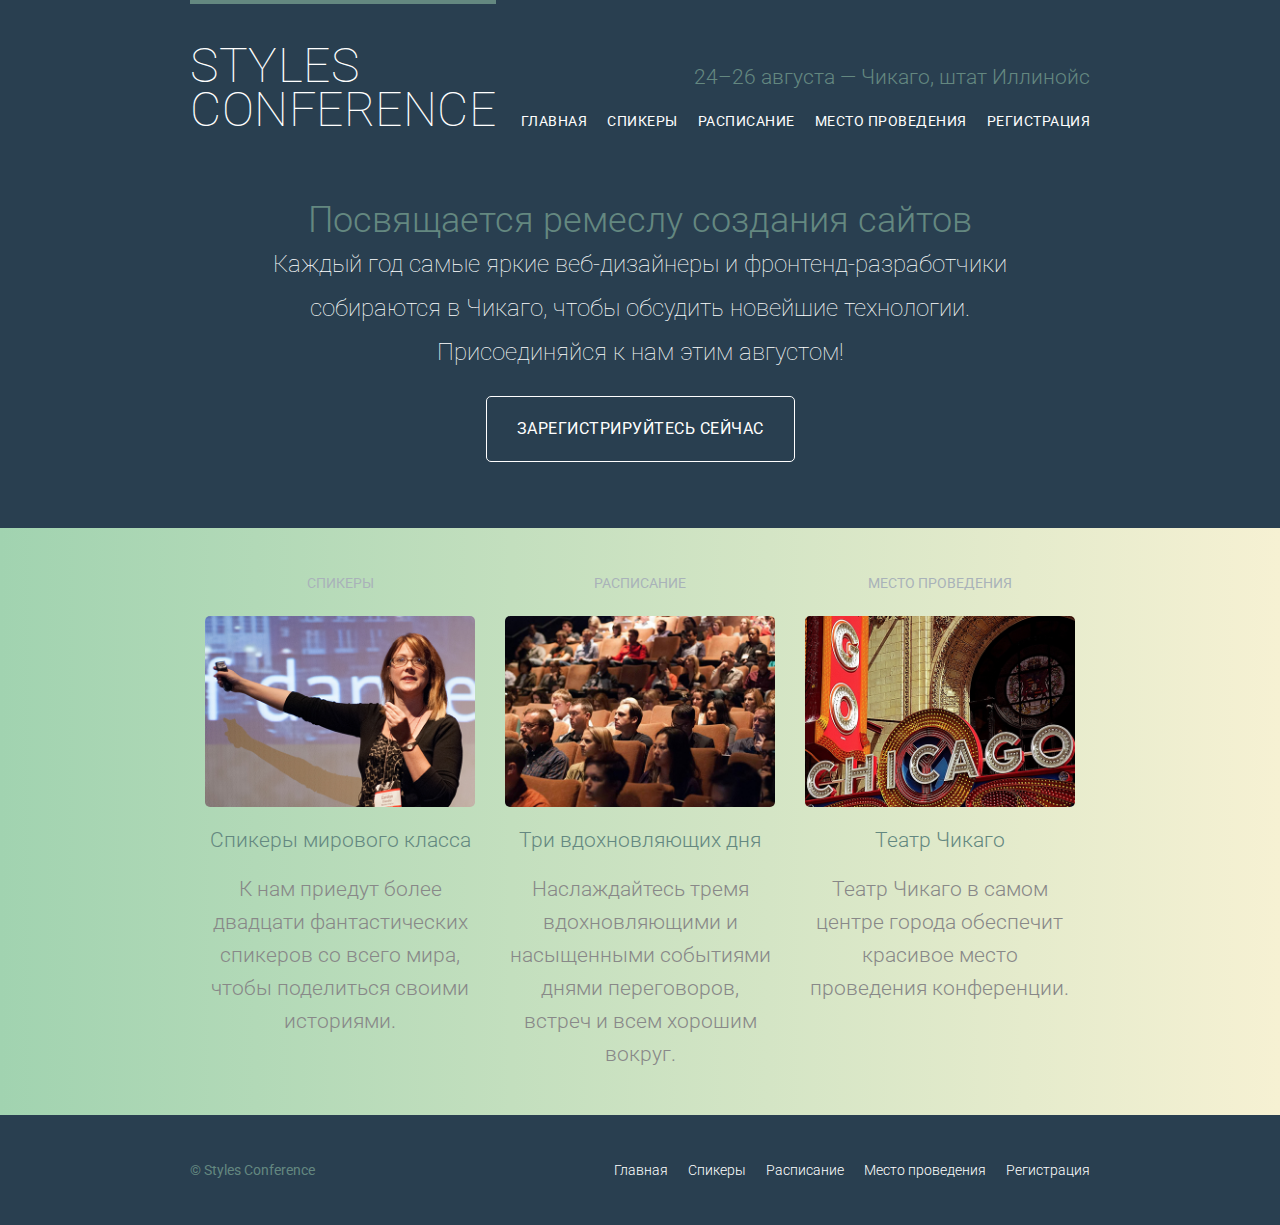
<file: Conference/index.html>
<!DOCTYPE html>
<html lang="ru">

  <head>
    <meta charset="utf-8">
    <title>Conference</title>
    <link rel="stylesheet" href="style.css">
    <link rel="stylesheet" href="https://fonts.googleapis.com/css?family=Roboto:400,300,100&amp;subset=cyrillic,latin">
  </head>
  <body>

    <header class="primary-header container group">
      <h1 class="logo">
        <a href="index.html">Styles <br> Conference</a>
      </h1>
    
      <h3 class="tagline">24–26 августа — Чикаго, штат Иллинойс</h3>
      
      <nav class="nav primary-nav">
        <ul>
          <li><a href="index.html">Главная</a></li><!--
          --><li><a href="speakers.html">Спикеры</a></li><!--
          --><li><a href="schedule.html">Расписание</a></li><!--
          --><li><a href="venue.html">Место проведения</a></li><!--
          --><li><a href="register.html">Регистрация</a></li>
        </ul>
      </nav>
    </header>
    
    <section class="hero container">
      <h2>Посвящается ремеслу создания сайтов</h2>
      <p>Каждый год самые яркие веб-дизайнеры и фронтенд-разработчики собираются в Чикаго, 
         чтобы обсудить новейшие технологии. Присоединяйся к нам этим августом!</p>
       
      <a class="btn btn-alt" href="register.html">Зарегистрируйтесь сейчас</a>
    </section>
    
      <section class="row-alt">
        <div class="lead container">
          <!-- Спикеры -->
    
          <section class="teaser col-1-3">
            <h5>Спикеры</h5>
            <a href="speakers.html">
              <img src="images/home/speakers.jpg" alt="Профессиональные спикеры">
              <h3>Спикеры мирового класса</h3>
            </a>
            <p>К нам приедут более двадцати фантастических спикеров со всего мира, чтобы поделиться своими историями.</p>
          </section><!--
    
          Расписание
    
          --><section class="teaser col-1-3">
              <h5>Расписание</h5>
              <a href="schedule.html">
                <img src="images/home/schedule.jpg" alt="Три вдохновляющих дня">
                <h3>Три вдохновляющих дня</h3>
              </a>
            <p>Наслаждайтесь тремя вдохновляющими и насыщенными событиями днями переговоров, встреч и всем хорошим вокруг.</p>
          </section><!--
    
          Место проведения
    
          --><section class="teaser col-1-3">
              <h5>Место проведения</h5>
              <a href="venue.html">
                <img src="images/home/venue.jpg" alt="Tеатр Чикаго">
                <h3>Театр Чикаго</h3>
              </a>
            <p>Театр Чикаго в самом центре города обеспечит красивое место проведения конференции.</p>
          </section>
        </div>
      </section> 
    
    <footer class="primary-footer container group">
      <small>© Styles Conference</small>
      <nav class="nav">
        <ul>
          <li><a href="index.html">Главная</a></li><!--
          --><li><a href="speakers.html">Спикеры</a></li><!--
          --><li><a href="schedule.html">Расписание</a></li><!--
          --><li><a href="venue.html">Место проведения</a></li><!--
          --><li><a href="register.html">Регистрация</a></li>
        </ul>
      </nav>
     
  </body>
  
</html>
</file>
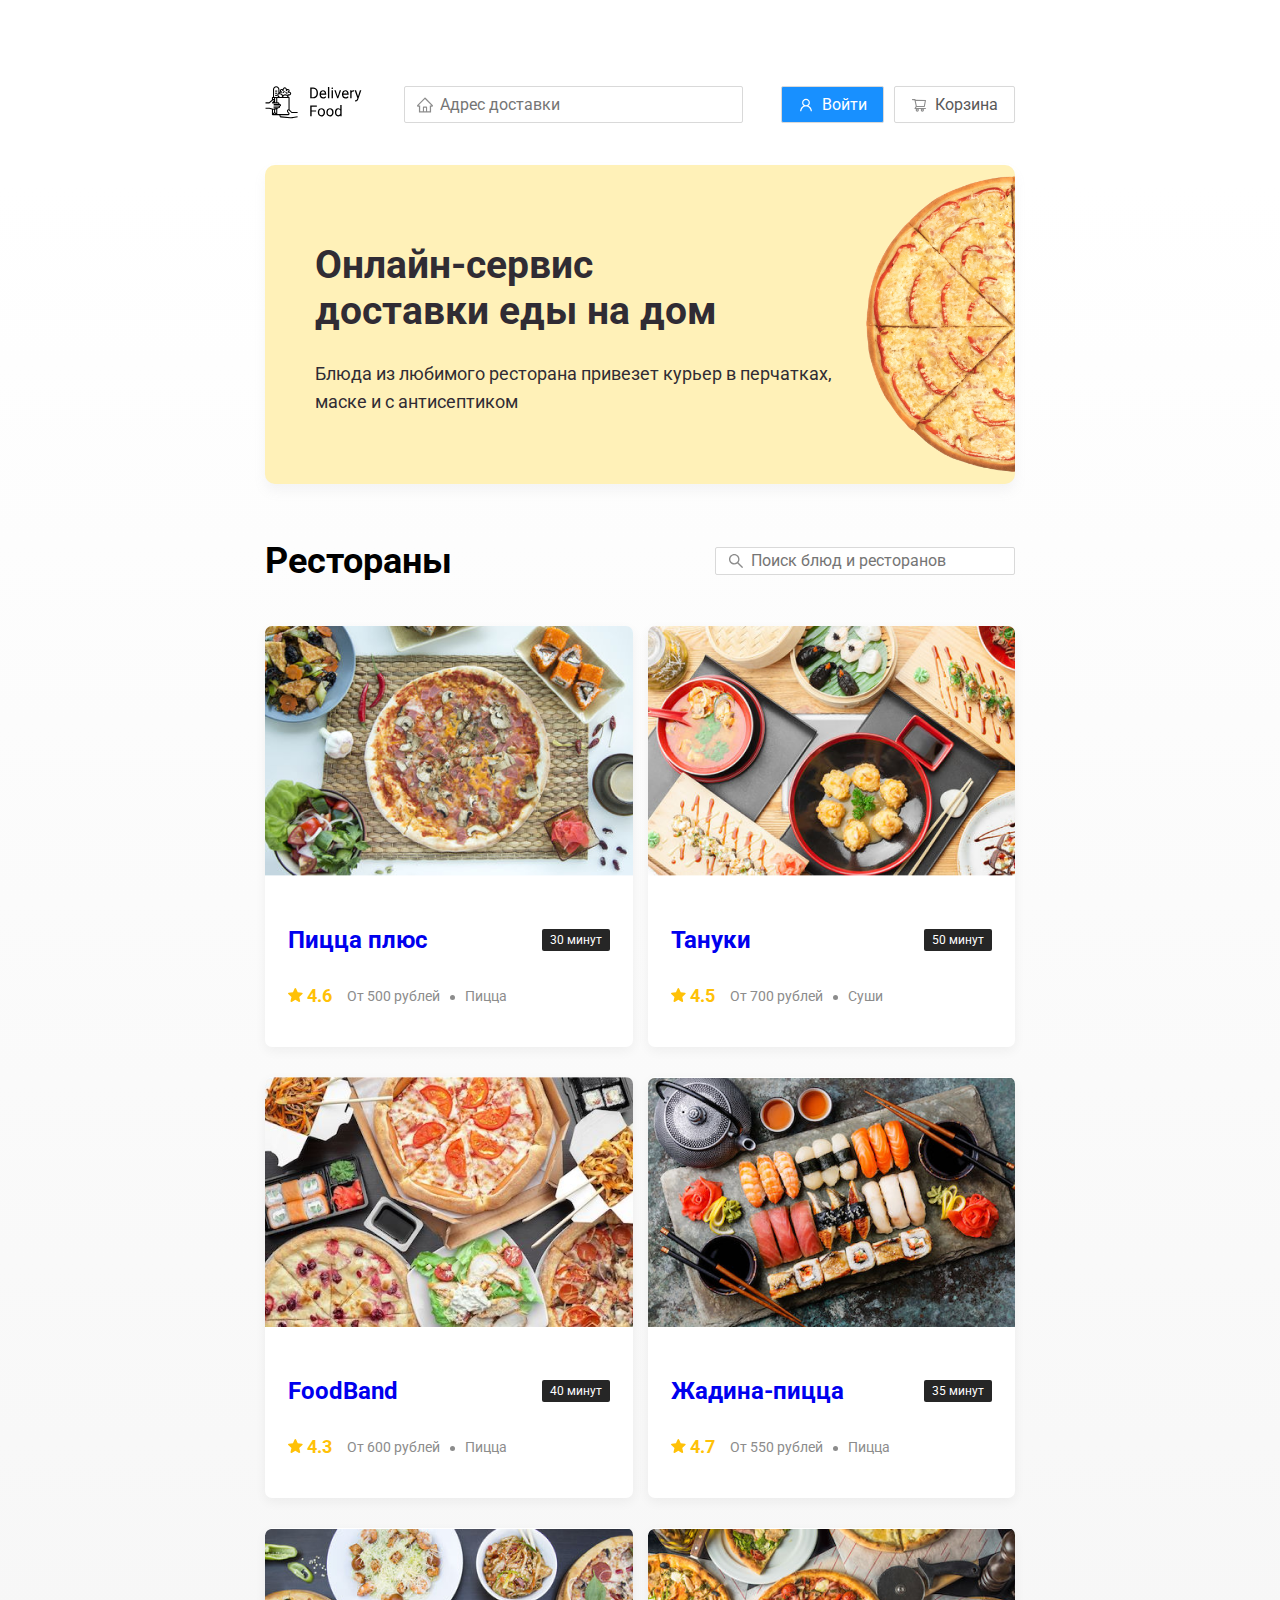
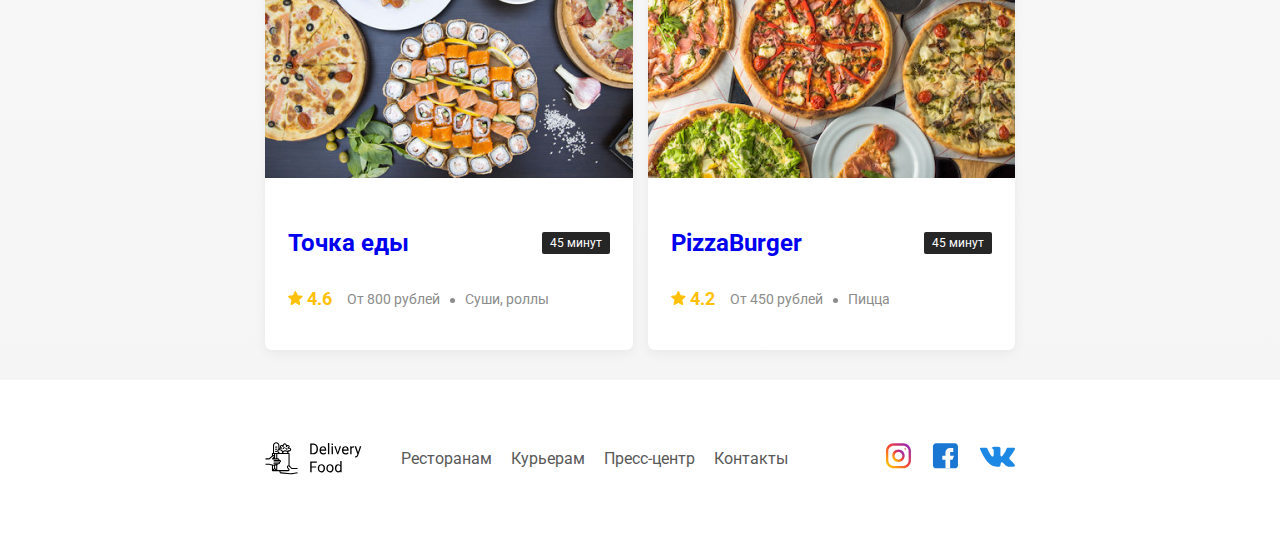
<file: deliveryfood/index.html>
<!DOCTYPE html>
<html lang="en">

<head>
    <meta charset="UTF-8">
    <meta name="viewport" content="width=device-width, initial-scale=1.0">
    <title>Delivery Food</title>
    <link rel="stylesheet" href="css/style.css">
    <link rel="stylesheet" href="css/normalize.css">
    <link href="https://fonts.googleapis.com/css2?family=Roboto:wght@400;700&display=swap" rel="stylesheet">
</head>

<body>
    <div class="container">
        <header class="header">
            <a href="index.html" class="logo">
                <img src="img/logo.svg" alt="logo">
            </a>
            <input type="text" class="input input-adress" placeholder="Адрес доставки">
            <div class="buttons">
                <button class="button button-primary">
                    <img src="img/user.svg" alt="user" class="button-icon">
                    <span class="button-text">Войти</span>
                </button>
                <button class="button">
                    <img src="img/shopping-cart.svg" alt="shopping-cart" class="button-icon">
                    <span class="button-text">Корзина</span>
                </button>
            </div>
        </header>
    </div>

    <main class="main">
        <div class="container">
            <section class="promo">
                <h1 class="promo-title">Онлайн-сервис <br /> доставки еды на дом</h1>
                <p class="promo-text">Блюда из любимого ресторана привезет курьер в перчатках, маске и с антисептиком</p>
            </section>
    
            <section class="restaurants">
                <div class="section-heading">
                    <h2 class="section-title">Рестораны</h2>
                    <input type="text" class="input input-search" placeholder="Поиск блюд и ресторанов">
                </div>
                <div class="cards">
                    <a href="restaraunt.html" class="card">
                        <img src="img/pizzaplus.png" alt="image" class="card-image">
                        <div class="card-text">
                            <div class="card-heading">
                                <h3 class="card-title">Пицца плюс</h3>
                                <span class="card-tag tag">30 минут</span>
                            </div>
                            <div class="card-info">
                                <div class="rating">
                                    <img src="img/rating.svg" alt="rating" class="rating-star">
                                    4.6
                                </div>
                                <div class="price">От 500 рублей</div>
                                <div class="category">Пицца</div>
                            </div>
                        </div>
                    </a>
    
                    <a href="restaraunt.html" class="card">
                        <img src="img/tanuki.png" alt="image" class="card-image">
                        <div class="card-text">
                            <div class="card-heading">
                                <h3 class="card-title">Тануки</h3>
                                <span class="card-tag tag">50 минут</span>
                            </div>
                            <div class="card-info">
                                <div class="rating">
                                    <img src="img/rating.svg" alt="rating" class="rating-star">
                                    4.5
                                </div>
                                <div class="price">От 700 рублей</div>
                                <div class="category">Суши</div>
                            </div>
                        </div>
                    </a>
    
                    <a href="restaraunt.html" class="card">
                        <img src="img/foodband.png" alt="image" class="card-image">
                        <div class="card-text">
                            <div class="card-heading">
                                <h3 class="card-title">FoodBand</h3>
                                <span class="card-tag tag">40 минут</span>
                            </div>
                            <div class="card-info">
                                <div class="rating">
                                    <img src="img/rating.svg" alt="rating" class="rating-star">
                                    4.3
                                </div>
                                <div class="price">От 600 рублей</div>
                                <div class="category">Пицца</div>
                            </div>
                        </div>
                    </a>
    
                    <a href="restaraunt.html" class="card">
                        <img src="img/zhadinapizza.png" alt="image" class="card-image">
                        <div class="card-text">
                            <div class="card-heading">
                                <h3 class="card-title">Жадина-пицца</h3>
                                <span class="card-tag tag">35 минут</span>
                            </div>
                            <div class="card-info">
                                <div class="rating">
                                    <img src="img/rating.svg" alt="rating" class="rating-star">
                                    4.7
                                </div>
                                <div class="price">От 550 рублей</div>
                                <div class="category">Пицца</div>
                            </div>
                        </div>
                    </a>
    
                    <a href="restaraunt.html" class="card">
                        <img src="img/tochkaedy.png" alt="image" class="card-image">
                        <div class="card-text">
                            <div class="card-heading">
                                <h3 class="card-title">Точка еды</h3>
                                <span class="card-tag tag">45 минут</span>
                            </div>
                            <div class="card-info">
                                <div class="rating">
                                    <img src="img/rating.svg" alt="rating" class="rating-star">
                                    4.6
                                </div>
                                <div class="price">От 800 рублей</div>
                                <div class="category">Суши, роллы</div>
                            </div>
                        </div>
                    </a>
    
                    <a href="restaraunt.html" class="card">
                        <img src="img/pizzaburger.png" alt="image" class="card-image">
                        <div class="card-text">
                            <div class="card-heading">
                                <h3 class="card-title">PizzaBurger</h3>
                                <span class="card-tag tag">45 минут</span>
                            </div>
                            <div class="card-info">
                                <div class="rating">
                                    <img src="img/rating.svg" alt="rating" class="rating-star">
                                    4.2
                                </div>
                                <div class="price">От 450 рублей</div>
                                <div class="category">Пицца</div>
                            </div>
                        </div>
                    </a>
                </div>
            </section>
        </div>
    </main>

    <footer class="footer">
        <div class="container">
            <div class="footer-block">
                <img src="img/logo.svg" alt="logo" class="logo footer-logo" />
                <nav class="footer-nav">
                    <a href="#" class="footer-link">Ресторанам</a>
                    <a href="#" class="footer-link">Курьерам</a>
                    <a href="#" class="footer-link">Пресс-центр</a>
                    <a href="#" class="footer-link">Контакты</a>
                </nav> 
                <div class="social-links">
                    <a href="#" class="social-link"><img src="img/instagram.svg" alt="instagram"></a>
                    <a href="#" class="social-link"><img src="img/facebook.svg" alt="facebook"></a>
                    <a href="#" class="social-link"><img src="img/vk.svg" alt="vkontakte"></a>
                </div>
            </div>
        </div>
    </footer>
</body>

</html>
</file>
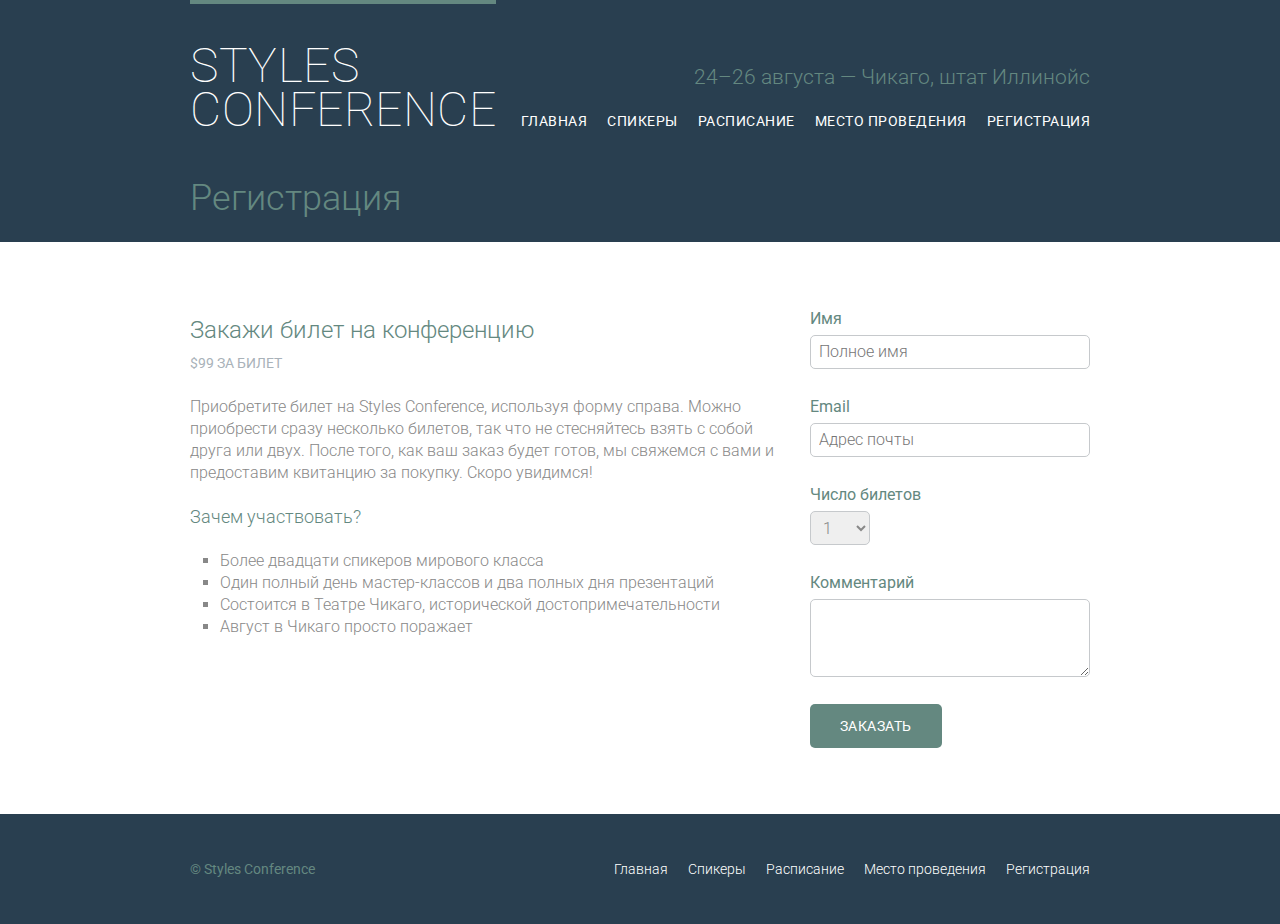
<file: Conference/register.html>
<!DOCTYPE html>
<html lang="ru">
<head>
  <meta charset="utf-8">
  <title>Styles Conference</title>
  <link rel="stylesheet" href="style.css">
  <link rel="stylesheet" href="https://fonts.googleapis.com/css?family=Roboto:400,300,100&subset=cyrillic,latin">
</head>
<body>

  <header class="primary-header container group">
    <h1 class="logo">
      <a href="index.html">Styles <br> Conference</a>
    </h1>
  
    <h3 class="tagline">24–26 августа — Чикаго, штат Иллинойс</h3>
  
    <nav class="nav primary-nav">
      <ul>
        <li><a href="index.html">Главная</a></li><!--
        --><li><a href="speakers.html">Спикеры</a></li><!--
        --><li><a href="schedule.html">Расписание</a></li><!--
        --><li><a href="venue.html">Место проведения</a></li><!--
        --><li><a href="register.html">Регистрация</a></li>
      </ul>
  </nav>
  </header>

  <section class="container">
      <h1>Регистрация</h1>
  </section>

  <section class="row">
    <div class="grid">
      
      <section class="col-2-3">
        <h2>Закажи билет на конференцию</h2>
        <h5>$99 за билет</h5>

        <p>Приобретите билет на Styles Conference, используя форму справа. 
           Можно приобрести сразу несколько билетов, так что не стесняйтесь взять 
           с собой друга или двух. После того, как ваш заказ будет готов, мы 
           свяжемся с вами и предоставим квитанцию за покупку. Скоро увидимся!</p>
 
        <h4>Зачем участвовать?</h4>
 
        <ul class="why-attend">
          <li>Более двадцати спикеров мирового класса</li>
          <li>Один полный день мастер-классов и два полных дня презентаций</li>
          <li>Состоится в Театре Чикаго, исторической достопримечательности</li>
          <li>Август в Чикаго просто поражает</li>
        </ul>
      </section><!--
      --><form class="col-1-3" action="#" method="POST"> 
        <fieldset class="register-group">
          <label>
            Имя
            <input type="text" name="name" placeholder="Полное имя" required>
          </label>

          <label>
            Email
            <input type="email" name="email" placeholder="Адрес почты" required>
          </label>

          <label>
            Число билетов
            <select name="quantity" required>
              <option value="1" selected>1</option>
              <option value="2">2</option>
              <option value="3">3</option>
              <option value="4">4</option>
              <option value="5">5</option>
            </select>
          </label>

          <label>
            Комментарий
            <textarea name="comments"></textarea>
          </label>
        </fieldset>
          
        <input class="btn btn-default" type="submit" name="submit" value="Заказать">
        
      </form>

    </div>
  </section>
    
  <footer class="primary-footer container group">
    <small>© Styles Conference</small>
    <nav class="nav">
      <ul>
        <li><a href="index.html">Главная</a></li><!--
        --><li><a href="speakers.html">Спикеры</a></li><!--
        --><li><a href="schedule.html">Расписание</a></li><!--
        --><li><a href="venue.html">Место проведения</a></li><!--
        --><li><a href="register.html">Регистрация</a></li>
      </ul>
    </nav>
	 
  </body>
</html>
</file>
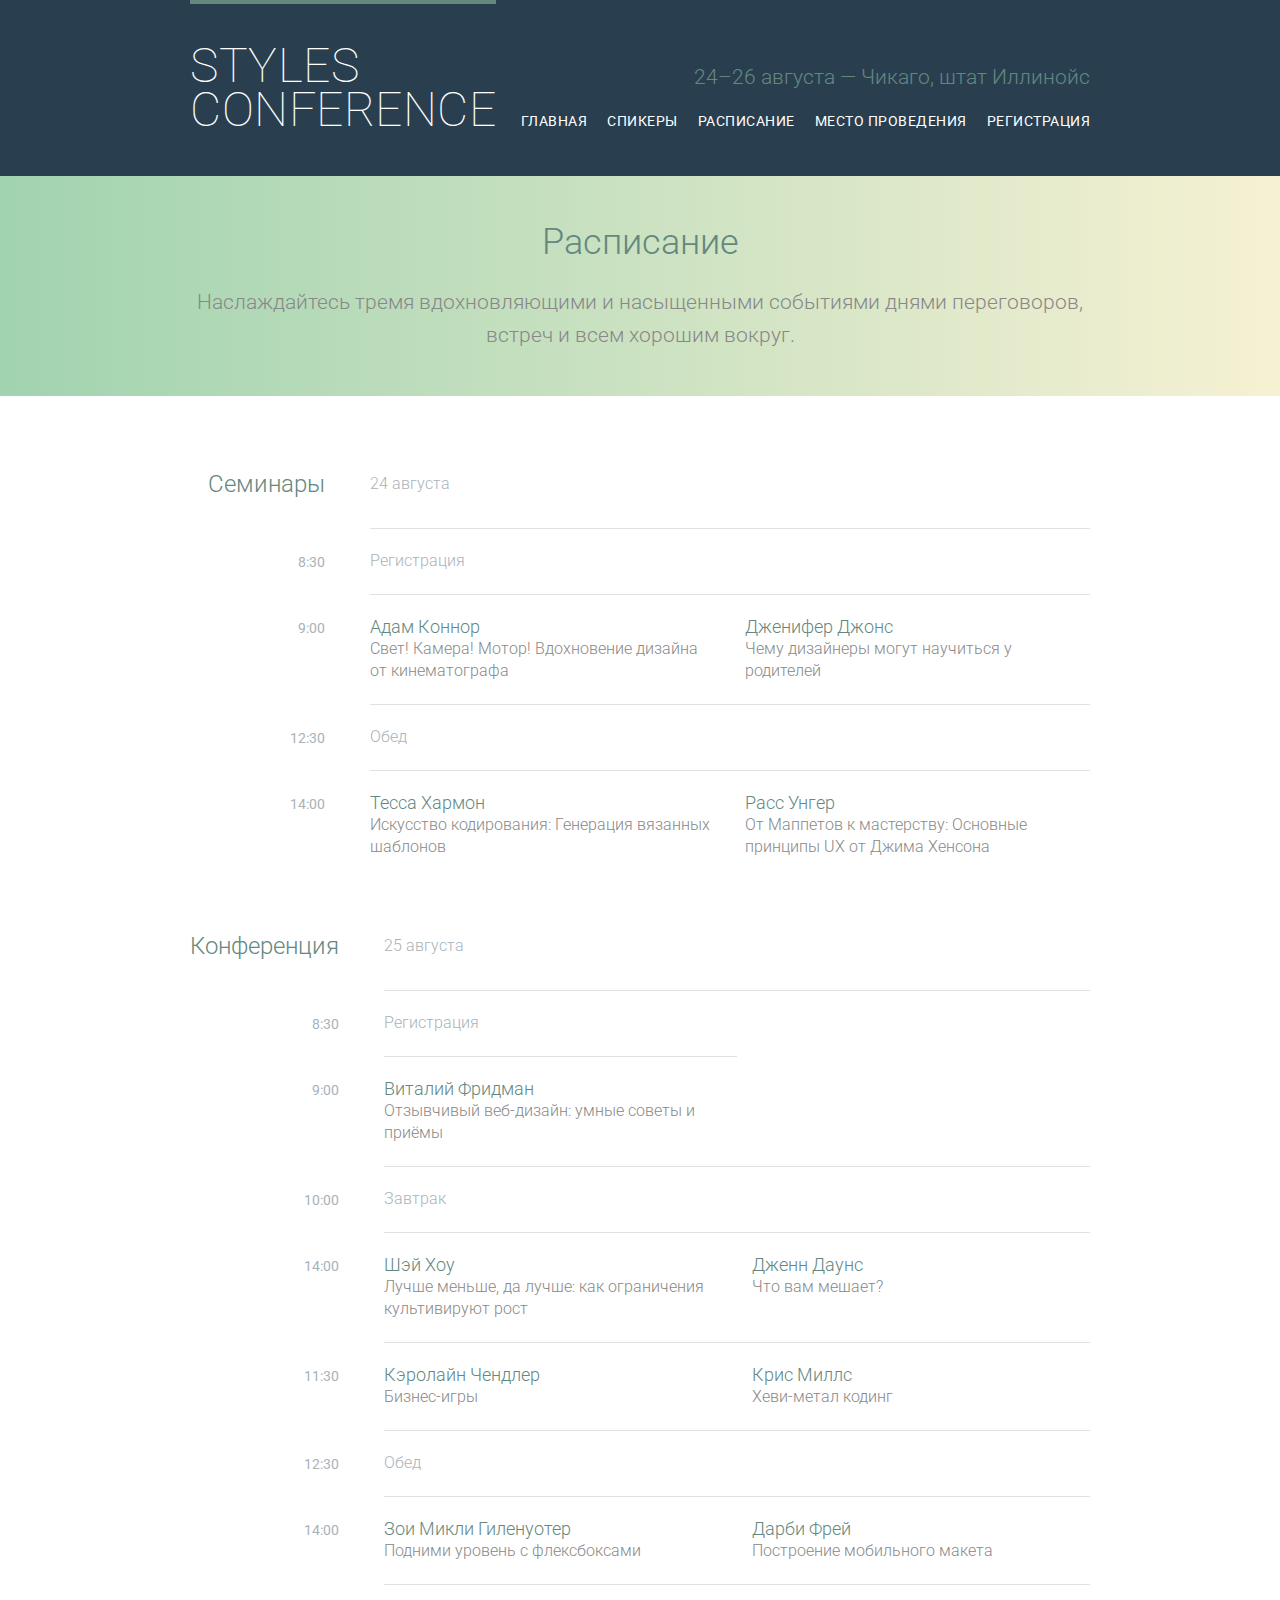
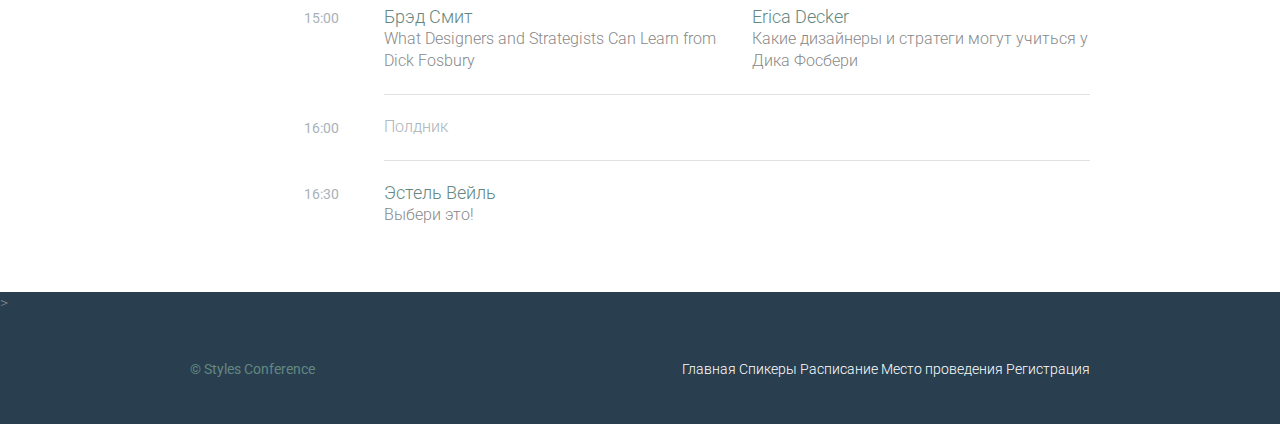
<file: Conference/schedule.html>
<!DOCTYPE html>
<html lang="ru">
<head>
  <meta charset="utf-8">
  <title>Styles Conference</title>
  <link rel="stylesheet" href="style.css">
  <link rel="stylesheet" href="https://fonts.googleapis.com/css?family=Roboto:400,300,100&subset=cyrillic,latin">
</head>
<body>

  <header class="primary-header container group">
    <h1 class="logo">
      <a href="index.html">Styles <br> Conference</a>
    </h1>
  
    <h3 class="tagline">24–26 августа — Чикаго, штат Иллинойс</h3>
  
    <nav class="nav primary-nav">
      <ul>
        <li><a href="index.html">Главная</a></li><!--
        --><li><a href="speakers.html">Спикеры</a></li><!--
        --><li><a href="schedule.html">Расписание</a></li><!--
        --><li><a href="venue.html">Место проведения</a></li><!--
        --><li><a href="register.html">Регистрация</a></li>
      </ul>
  </nav>
  </header>

  <section class="row-alt">
    <div class="lead container">
      <h1>Расписание</h1>
      <p>Наслаждайтесь тремя вдохновляющими и насыщенными событиями днями переговоров, встреч и всем хорошим вокруг.</p>
    </div>
  </section>

  <section class="row">
    <div class="container">

      <table>
        <thead>
          <tr>
            <th scope="row">
              Семинары
            </th>
            <td class="schedule-offset" colspan="2">
              24 августа
            </td>
          </tr>
        </thead>
        <tbody>
          <tr>
            <th scope="row">
              <time datetime="08:30:00">8:30</time>
            </th>
            <td class="schedule-offset" colspan="2">
              Регистрация
            </td>
          </tr>
          <tr>
            <th scope="row">
              <time datetime="09:00:00">9:00</time>
            </th>
            <td>
              <a href="speakers.html#adam-connor">
                <h4>Адам Коннор</h4>
                Свет! Камера! Мотор! Вдохновение дизайна от кинематографа
              </a>
            </td>
            <td>
              <a href="speakers.html#jennifer-jones">
                <h4>Дженифер Джонс</h4>
                Чему дизайнеры могут научиться у родителей
              </a>
            </td>
          </tr>
          <tr>
            <th scope="row">
              <time datetime="12:30:00">12:30</time>
            </th>
            <td class="schedule-offset" colspan="2">
              Обед
            </td>
          </tr>
          <tr>
            <th scope="row">
              <time datetime="14:00:00">14:00</time>
            </th>
            <td>
              <a href="speakers.html#tessa-harmon">
                <h4>Тесса Хармон</h4>
                Искусство кодирования: Генерация вязанных шаблонов
              </a>
            </td>
            <td>
              <a href="speakers.html#russ-unger">
                <h4>Расс Унгер</h4>
                От Маппетов к мастерству: Основные принципы UX от Джима Хенсона
              </a>
            </td>
          </tr>
        </tbody>
      </table>
  
      <table>
        <thead>
          <tr>
            <th scope="row">
              Конференция
            </th>
            <td class="schedule-offset" colspan="2">
              25 августа
            </td>
          </tr>
        </thead>
        <tbody>
          <tr>
            <th scope="row">
              <time datetime="08:30:00">8:30</time>
            </th>
            <td class="schedule-offset" colspan="2">
              Регистрация
            </td>
          </tr>
          <tr>
            <th scope="row">
              <time datetime="09:00:00">9:00</time>
            </th>
            <td>
              <a href="speakers.html#vitaly-friedman">
                <h4>Виталий Фридман</h4>
                Отзывчивый веб-дизайн: умные советы и приёмы
              </a>
            </td>
          </tr>
          <tr>
            <th scope="row">
              <time datetime="10:00:00">10:00</time>
            </th>
            <td class="schedule-offset" colspan="2">
              Завтрак
            </td>
          </tr>
          <tr>
            <th scope="row">
              <time datetime="14:00:00">14:00</time>
            </th>
            <td>
              <a href="speakers.html#shay-howe">
                <h4>Шэй Хоу</h4>
                Лучше меньше, да лучше: как ограничения культивируют рост
              </a>
            </td>
            <td>
              <a href="speakers.html#jenn-downs">
                <h4>Дженн Даунс</h4>
                Что вам мешает?
              </a>
            </td>
          </tr>
          <tr>
            <th scope="row">
              <time datetime="11:30:00">11:30</time>
            </th>
            <td>
              <a href="speakers.html#carolyn-chandler">
                <h4>Кэролайн Чендлер</h4>
                Бизнес-игры
              </a>
            </td>
            <td>
              <a href="speakers.html#chris-mills">
                <h4>Крис Миллс</h4>
                Хеви-метал кодинг
              </a>
            </td>
          </tr>
          <tr>
            <th scope="row">
              <time datetime="12:30:00">12:30</time>
            </th>
            <td class="schedule-offset" colspan="2">
              Обед
            </td>
          </tr>
          <tr>
            <th scope="row">
              <time datetime="14:00">14:00</time>
            </th>
            <td>
              <a href="speakers.html#zoe-mickley-gillenwater">
                <h4>Зои Микли Гиленуотер</h4>
                Подними уровень с флексбоксами
              </a>
            </td>
            <td>
              <a href="speakers.html#darby-frey">
                <h4>	Дарби Фрей</h4>
                Построение мобильного макета
              </a>
            </td>
          </tr>
          <tr>
            <th scope="row">
              <time datetime="15:00:00">15:00</time>
            </th>
            <td>
              <a href="speakers.html#brad-smith">
                <h4>	Брэд Смит</h4>
                What Designers and Strategists Can Learn from Dick Fosbury
              </a>
            </td>
            <td>
              <a href="speakers.html#erica-decker">
                <h4>Erica Decker</h4>
                Какие дизайнеры и стратеги могут учиться у Дика Фосбери
              </a>
            </td>
          </tr>
          <tr>
            <th scope="row">
              <time datetime="16:00:00">16:00</time>
            </th>
            <td class="schedule-offset" colspan="2">
              Полдник
            </td>
          </tr>
          <tr>
            <th scope="row">
              <time datetime="16:30:00">16:30</time>
            </th>
            <td colspan="2">
              <a href="speakers.html#estelle-weyl">
                <h4>Эстель Вейль</h4>
                Выбери это!
              </a>
            </td>
          </tr>
        </tbody>
      </table>
    </div>
  </section>>

  <footer class="primary-footer container group">
    <small>&copy; Styles Conference</small>
    <nav class="nav">
      <a href="index.html">Главная</a>
      <a href="speakers.html">Спикеры</a>
      <a href="schedule.html">Расписание</a>
      <a href="venue.html">Место проведения</a>
      <a href="register.html">Регистрация</a>
    </nav>
  </footer>
	 
</body>
</html>
</file>
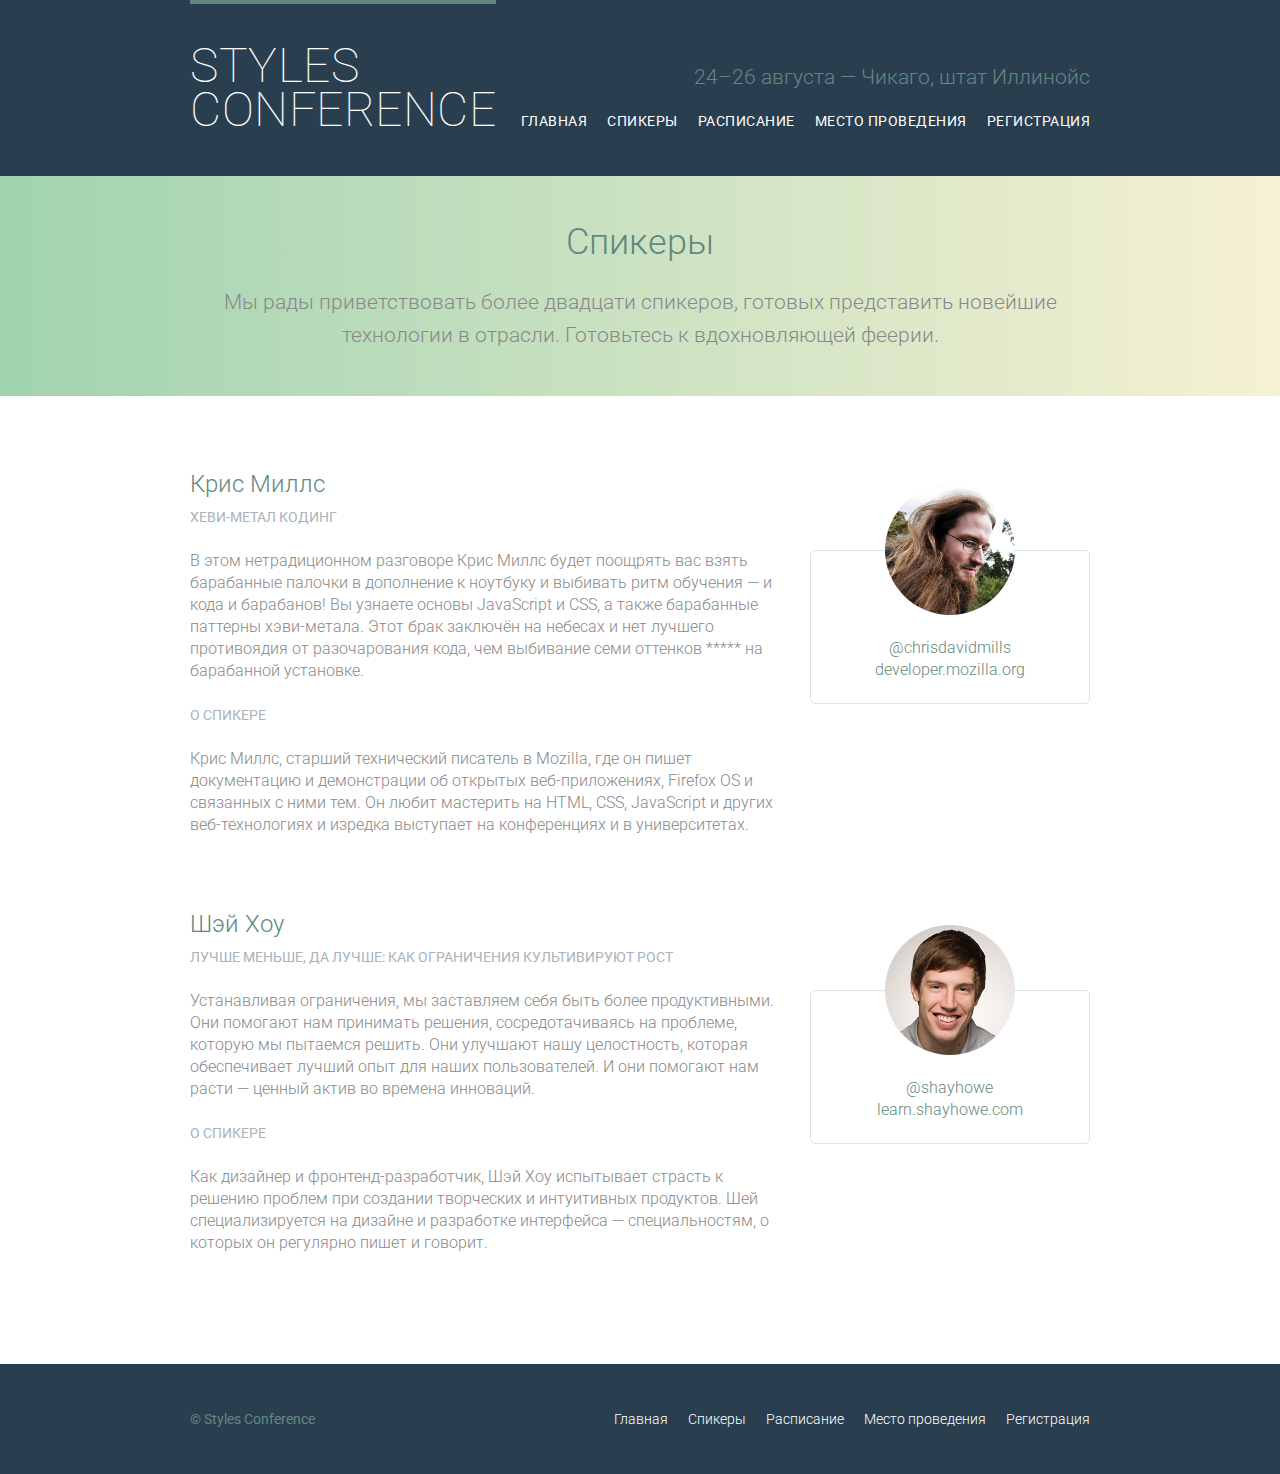
<file: Conference/speakers.html>
<!DOCTYPE html>
<html lang="ru">

  <head>
    <meta charset="utf-8">
    <title>Conference</title>
    <link rel="stylesheet" href="style.css">
    <link rel="stylesheet" href="https://fonts.googleapis.com/css?family=Roboto:400,300,100&amp;subset=cyrillic,latin">
  </head>
  <body>

    <header class="primary-header container group">
      <h1 class="logo">
        <a href="index.html">Styles <br> Conference</a>
      </h1>
    
      <h3 class="tagline">24–26 августа — Чикаго, штат Иллинойс</h3>
    
      <nav class="nav primary-nav">
        <ul>
          <li><a href="index.html">Главная</a></li><!--
          --><li><a href="speakers.html">Спикеры</a></li><!--
          --><li><a href="schedule.html">Расписание</a></li><!--
          --><li><a href="venue.html">Место проведения</a></li><!--
          --><li><a href="register.html">Регистрация</a></li>
        </ul>
    </nav>
    </header>
  
    <section class="row-alt">
    <div class="lead container">
        <h1>Спикеры</h1>
      <p>Мы рады приветствовать более двадцати спикеров, готовых представить 
           новейшие технологии в отрасли. Готовьтесь к вдохновляющей феерии.</p>
      </div>
    </section>
    
    <section class="row">
      <div class="grid">
    
        <section class="speaker" id="chris-mills">
  
          <div class="col-2-3">
  
            <h2>Крис Миллс</h2>
            <h5>Хеви-метал кодинг</h5>
  
            <p>В этом нетрадиционном разговоре Крис Миллс будет поощрять вас взять барабанные палочки в дополнение к ноутбуку и выбивать ритм обучения — и кода и барабанов! Вы узнаете основы JavaScript и CSS, а также барабанные паттерны хэви-метала. Этот брак заключён на небесах и нет лучшего противоядия от разочарования кода, чем выбивание семи оттенков ***** на барабанной установке.</p>
  
            <h5>О спикере</h5>
  
            <p>Крис Миллс, старший технический писатель в Mozilla, где он пишет документацию и демонстрации об открытых веб-приложениях, Firefox OS и связанных с ними тем. Он любит мастерить на HTML, CSS, JavaScript и других веб-технологиях и изредка выступает на конференциях и в университетах.</p>
  
          </div><!--
  
          --><aside class="col-1-3">
            <div class="speaker-info">
              <img src="images/speakers/chris-mills.jpg" alt="Крис Миллс">
              <ul>
                <li><a href="https://twitter.com/chrisdavidmills">@chrisdavidmills</a></li>
                <li><a href="https://developer.mozilla.org/">developer.mozilla.org</a></li>
              </ul>
  
            </div>
          </aside>
  
        </section>	  
    
        <section class="speaker" id="shay-howe">
  
          <div class="col-2-3">
  
            <h2>Шэй Хоу</h2>
            <h5>Лучше меньше, да лучше: как ограничения культивируют рост</h5>
  
            <p>Устанавливая ограничения, мы заставляем себя быть более продуктивными. Они помогают нам принимать решения, сосредотачиваясь на проблеме, которую мы пытаемся решить. Они улучшают нашу целостность, которая обеспечивает лучший опыт для наших пользователей. И они помогают нам расти — ценный актив во времена инноваций.</p>
  
            <h5>О спикере</h5>
  
            <p>Как дизайнер и фронтенд-разработчик, Шэй Хоу испытывает страсть к решению проблем при создании творческих и интуитивных продуктов. Шей специализируется на дизайне и разработке интерфейса — специальностям, о которых он регулярно пишет и говорит.</p>
  
          </div><!--
  
          --><aside class="col-1-3">
            <div class="speaker-info">
              <img src="images/speakers/shay-howe.jpg" alt="Шэй Хоу">
              <ul>
                <li><a href="https://twitter.com/shayhowe">@shayhowe</a></li>
                <li><a href="http://learn.shayhowe.com/">learn.shayhowe.com</a></li>
              </ul>
  
            </div>
          </aside>
  
        </section>
    
      </div>
    </section>
    
    <footer class="primary-footer container group">
      <small>© Styles Conference</small>
      <nav class="nav">
        <ul>
          <li><a href="index.html">Главная</a></li><!--
          --><li><a href="speakers.html">Спикеры</a></li><!--
          --><li><a href="schedule.html">Расписание</a></li><!--
          --><li><a href="venue.html">Место проведения</a></li><!--
          --><li><a href="register.html">Регистрация</a></li>
        </ul>
    </nav>
    </footer>
     
  
  </body>
  
</html>
</file>
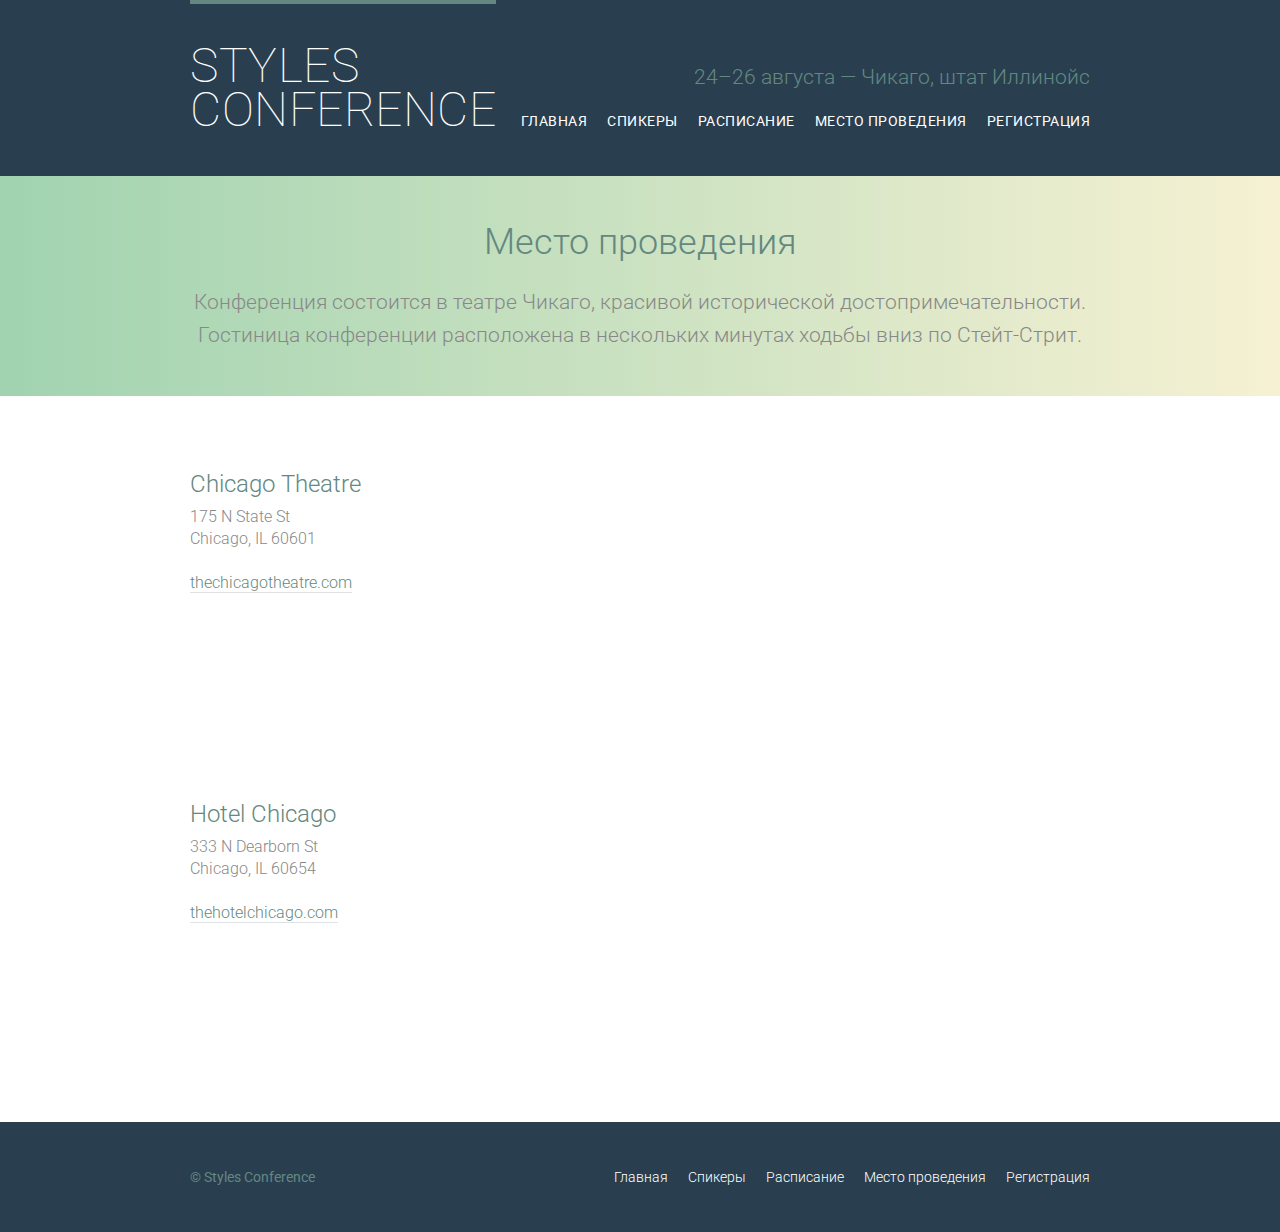
<file: Conference/venue.html>
<!DOCTYPE html>
<html lang="ru">
<head>
  <meta charset="utf-8">
  <title>Styles Conference</title>
  <link rel="stylesheet" href="style.css">
  <link rel="stylesheet" href="https://fonts.googleapis.com/css?family=Roboto:400,300,100&subset=cyrillic,latin">
</head>
<body>

  <header class="primary-header container group">
    <h1 class="logo">
      <a href="index.html">Styles <br> Conference</a>
    </h1>
  
    <h3 class="tagline">24&ndash;26 августа &mdash; Чикаго, штат Иллинойс</h3>

    <nav class="nav primary-nav">
      <ul>
        <li><a href="index.html">Главная</a></li><!--
        --><li><a href="speakers.html">Спикеры</a></li><!--
        --><li><a href="schedule.html">Расписание</a></li><!--
        --><li><a href="venue.html">Место проведения</a></li><!--
        --><li><a href="register.html">Регистрация</a></li>
      </ul>
  </nav>
  </header>

   <section class="row-alt">
	<div class="lead container">
      <h1>Место проведения</h1>
	  <p>Конференция состоится в театре Чикаго, красивой исторической достопримечательности. 
	     Гостиница конференции расположена в нескольких минутах ходьбы вниз по Стейт-Стрит.</p>
	</div>
  </section>

  <section class="row">
  <div class="grid">

    <section class="venue-theatre">

      <div class="col-1-3">
        <h2>Chicago Theatre</h2>
        <p>175 N State St <br> Chicago, IL 60601</p>
        <p><a href="http://www.thechicagotheatre.com/">thechicagotheatre.com</a></p>
      </div><!--
      --><iframe class="venue-map col-2-3" src="https://www.google.com/maps/embed?pb=!1m5!3m3!1m2!1s0x880e2ca55810a493%3A0x4700ddf60fcbfad6!2schicago+theatre!5e0!3m2!1sen!2sus!4v1388701393606"></iframe>
    </section>

    <section class="venue-hotel">
      
      <div class="col-1-3">
        <h2>Hotel Chicago</h2>
        <p>333 N Dearborn St <br> Chicago, IL 60654</p>
        <p><a href="http://www.thehotelchicago.com/">thehotelchicago.com</a></p>
      </div><!--
      --><iframe class="venue-map col-2-3" src="https://www.google.com/maps/embed?pb=!1m5!3m3!1m2!1s0x880e2cb1da049173%3A0xa5c91d255a775f0b!2sHotel+Sax+Chicago%2C+North+Dearborn+Street%2C+Chicago%2C+IL!5e0!3m2!1sen!2sus!4v1388702493978"></iframe>

    </section>

  </div>
</section>
  
<footer class="primary-footer container group">
  <small>&copy; Styles Conference</small>
  <nav class="nav">
    <ul>
      <li><a href="index.html">Главная</a></li><!--
      --><li><a href="speakers.html">Спикеры</a></li><!--
      --><li><a href="schedule.html">Расписание</a></li><!--
      --><li><a href="venue.html">Место проведения</a></li><!--
      --><li><a href="register.html">Регистрация</a></li>
    </ul>
</nav>
</footer>
	 
</body>
</html>
</file>
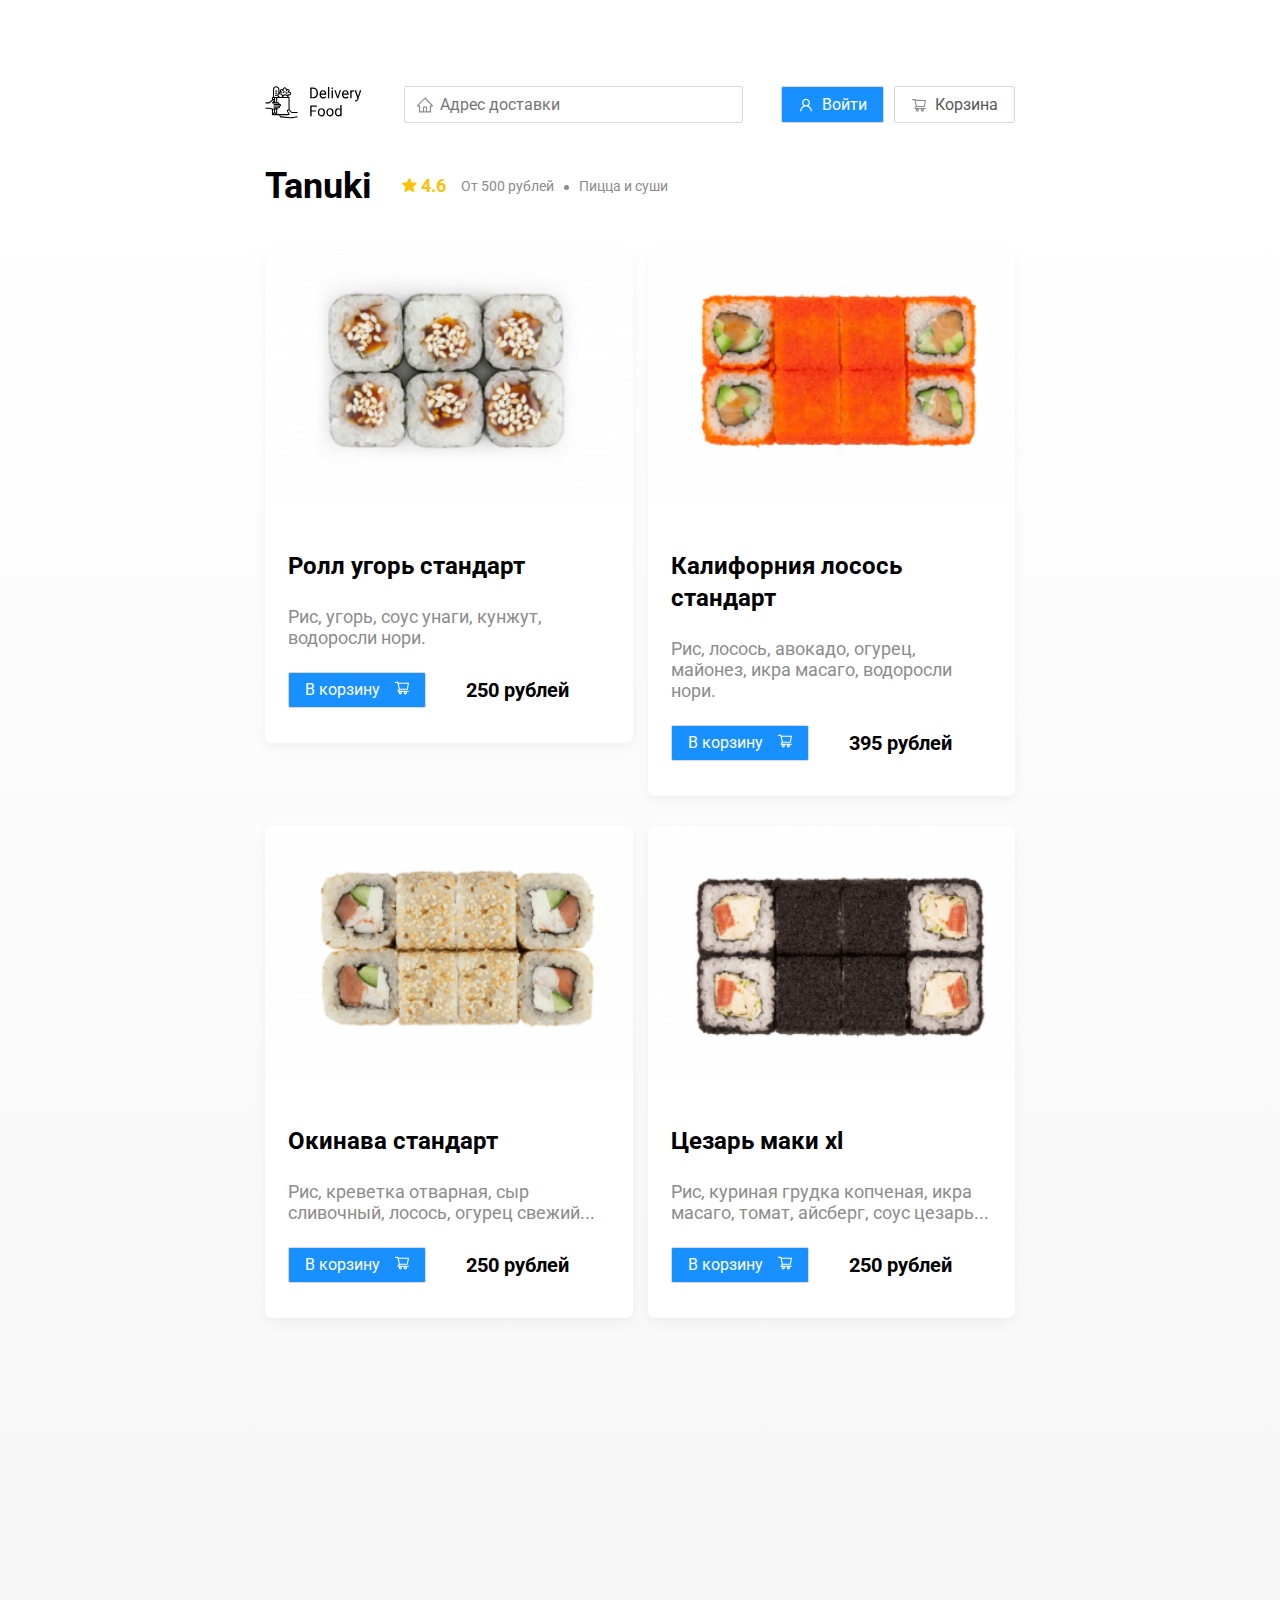
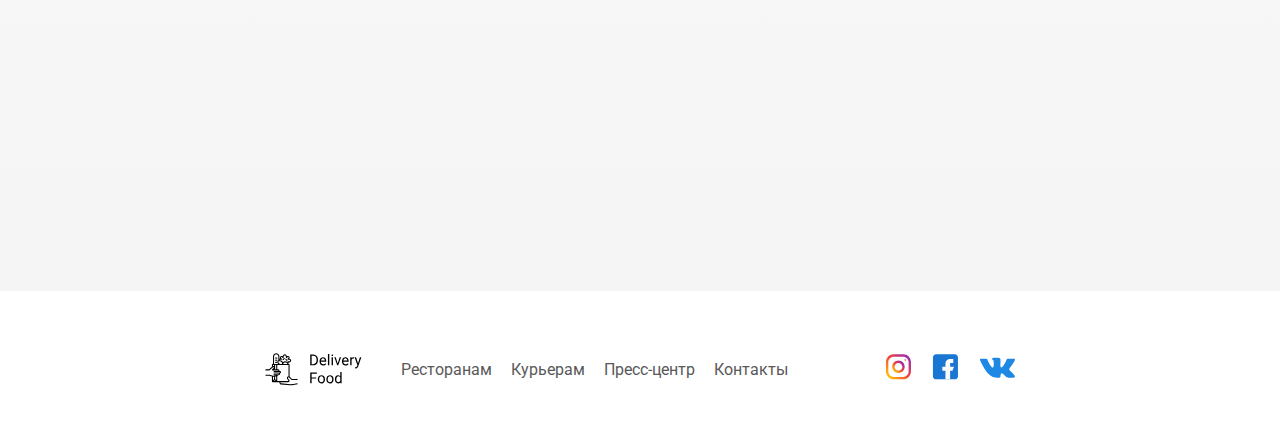
<file: deliveryfood/restaraunt.html>
<!DOCTYPE html>
<html lang="en">

<head>
    <meta charset="UTF-8">
    <meta name="viewport" content="width=device-width, initial-scale=1.0">
    <title>Tanuki</title>
    <link rel="stylesheet" href="css/style.css">
    <link rel="stylesheet" href="css/animate.css">
    <link rel="stylesheet" href="css/normalize.css">
    <link href="https://fonts.googleapis.com/css2?family=Roboto:wght@400;700&display=swap" rel="stylesheet">
</head>

<body>
    <div class="container">
        <header class="header">
            <a href="../deliveryfood/index.html" class="logo">
                <img src="img/logo.svg" alt="logo">
            </a>
            <input type="text" class="input input-adress" placeholder="Адрес доставки">
            <div class="buttons">
                <button class="button button-primary">
                    <img src="../deliveryfood/img/user.svg" alt="user" class="button-icon">
                    <span class="button-text">Войти</span>
                </button>
                <button class="button" id="cart-button">
                    <img src="../deliveryfood/img/shopping-cart.svg" alt="shopping-cart" class="button-icon">
                    <span class="button-text">Корзина</span>
                </button>
            </div>
        </header>
    </div>

    <main class="main">
        <div class="container">
            <section class="restaurants">
                <div class="section-heading">
                    <h2 class="section-title">Tanuki</h2>
                    <div class="card-info">
                        <div class="rating">
                            <img src="img/rating.svg" alt="rating" class="rating-star">
                            4.6
                        </div>
                        <div class="price">От 500 рублей</div>
                        <div class="category">Пицца и суши</div>
                    </div>
                </div>
                <div class="cards">
                    <div class="card wow fadeInUp" data-wow-delay="0.2s">
                        <img src="img/tanuki/rollugorstandart.png" alt="image" class="card-image">
                        <div class="card-text">
                            <div class="card-heading">
                                <h3 class="card-title card-title-reg">Ролл угорь стандарт</h3>
                            </div>
                            <div class="card-info">
                                <div class="ingredients">Рис, угорь, соус унаги, кунжут, водоросли нори.</div>
                            </div>
                            <div class="card-buttons">
                                <button class="button button-primary">
                                    <span class="button-card-text">В корзину</span>
                                    <img src="img/shopping-cart-white.svg" alt="shoping-cart-white"
                                        class="button-card-image" />
                                </button>
                                <strong class="card-price-bold">250 рублей</strong>
                            </div>
                        </div>
                    </div>

                    <div class="card wow fadeInUp" data-wow-delay="0.4s">
                        <img src="img/tanuki/californiylososstandart.png" alt="image" class="card-image">
                        <div class="card-text">
                            <div class="card-heading">
                                <h3 class="card-title card-title-reg">Калифорния лосось стандарт</h3>
                            </div>
                            <div class="card-info">
                                <div class="ingredients">Рис, лосось, авокадо, огурец, майонез, икра масаго, водоросли нори.</div>
                            </div>
                            <div class="card-buttons">
                                <button class="button button-primary">
                                    <span class="button-card-text">В корзину</span>
                                    <img src="img/shopping-cart-white.svg" alt="shoping-cart-white"
                                        class="button-card-image" />
                                </button>
                                <strong class="card-price-bold">395 рублей</strong>
                            </div>
                        </div>
                    </div>

                    <div class="card wow fadeInUp" data-wow-delay="0.6s">
                        <img src="img/tanuki/okinavastandart.png" alt="image" class="card-image">
                        <div class="card-text">
                            <div class="card-heading">
                                <h3 class="card-title card-title-reg">Окинава стандарт</h3>
                            </div>
                            <div class="card-info">
                                <div class="ingredients"> Рис, креветка отварная, сыр сливочный, лосось, огурец свежий...</div>
                            </div>
                            <div class="card-buttons">
                                <button class="button button-primary">
                                    <span class="button-card-text">В корзину</span>
                                    <img src="img/shopping-cart-white.svg" alt="shoping-cart-white"
                                        class="button-card-image" />
                                </button>
                                <strong class="card-price-bold">250 рублей</strong>
                            </div>
                        </div>
                    </div>

                    <div class="card wow fadeInUp" data-wow-delay="0.2s">
                        <img src="img/tanuki/cezarmaki.png" alt="image" class="card-image">
                        <div class="card-text">
                            <div class="card-heading">
                                <h3 class="card-title card-title-reg">Цезарь маки хl</h3>
                            </div>
                            <div class="card-info">
                                <div class="ingredients">Рис, куриная грудка копченая, икра масаго, томат, айсберг, соус цезарь...</div>
                            </div>
                            <div class="card-buttons">
                                <button class="button button-primary">
                                    <span class="button-card-text">В корзину</span>
                                    <img src="img/shopping-cart-white.svg" alt="shoping-cart-white"
                                        class="button-card-image" />
                                </button>
                                <strong class="card-price-bold">250 рублей</strong>
                            </div>
                        </div>
                    </div>

                    <div class="card wow fadeInUp" data-wow-delay="0.4s">
                        <img src="img/tanuki/yasaymakistandart.png" alt="image" class="card-image">
                        <div class="card-text">
                            <div class="card-heading">
                                <h3 class="card-title card-title-reg">Ясай маки стандарт 185 г</h3>
                            </div>
                            <div class="card-info">
                                <div class="ingredients">Рис, помидор свежий, перец болгарский, авокадо, огурец, айсберг.</div>
                            </div>
                            <div class="card-buttons">
                                <button class="button button-primary">
                                    <span class="button-card-text">В корзину</span>
                                    <img src="img/shopping-cart-white.svg" alt="shoping-cart-white"
                                        class="button-card-image" />
                                </button>
                                <strong class="card-price-bold">250 рублей</strong>
                            </div>
                        </div>
                    </div>

                    <div class="card wow fadeInUp" data-wow-delay="0.6s">
                        <img src="img/tanuki/rollskrevetkoystandart.png" alt="image" class="card-image">
                        <div class="card-text">
                            <div class="card-heading">
                                <h3 class="card-title card-title-reg">Ролл с креветкой стандарт</h3>
                            </div>
                            <div class="card-info">
                                <div class="ingredients">Рис, водоросли нори, креветки отварные, сыр сливочный, огурцы.</div>
                            </div>
                            <div class="card-buttons">
                                <button class="button button-primary">
                                    <span class="button-card-text">В корзину</span>
                                    <img src="img/shopping-cart-white.svg" alt="shoping-cart-white"
                                        class="button-card-image" />
                                </button>
                                <strong class="card-price-bold">250 рублей</strong>
                            </div>
                        </div>
                    </div>
                </div>
            </section>
        </div>
    </main>

    <footer class="footer">
        <div class="container">
            <div class="footer-block">
                <img src="img/logo.svg" alt="logo" class="logo footer-logo" />
                <nav class="footer-nav">
                    <a href="#" class="footer-link">Ресторанам</a>
                    <a href="#" class="footer-link">Курьерам</a>
                    <a href="#" class="footer-link">Пресс-центр</a>
                    <a href="#" class="footer-link">Контакты</a>
                </nav>
                <div class="social-links">
                    <a href="#" class="social-link"><img src="img/instagram.svg" alt="instagram"></a>
                    <a href="#" class="social-link"><img src="img/facebook.svg" alt="facebook"></a>
                    <a href="#" class="social-link"><img src="img/vk.svg" alt="vkontakte"></a>
                </div>
                </a>
            </div>
    </footer>

    <div class="modal">
        <div class="model-dialog">
            <div class="modal-header">
                <h3 class="modal-title">Корзина</h3>
                <button class="close">&times;</button>
            </div>
            <div class="modal-body">
                <div class="foods-row">
                    <span class="food-name">Ролл угорь стандарт</span>
                    <snrong class="food-price">250 рублей</snrong>
                    <div class="food-counter">
                        <button class="counter-button">-</button>
                        <span class="counter">1</span>
                        <button class="counter-button">+</button>
                    </div>
                </div>
                <div class="foods-row">
                    <span class="food-name">Ролл угорь стандарт</span>
                    <snrong class="food-price">250 рублей</snrong>
                    <div class="food-counter">
                        <button class="counter-button">-</button>
                        <span class="counter">1</span>
                        <button class="counter-button">+</button>
                    </div>
                </div>
                <div class="foods-row">
                    <span class="food-name">Ролл угорь стандарт</span>
                    <snrong class="food-price">250 рублей</snrong>
                    <div class="food-counter">
                        <button class="counter-button">-</button>
                        <span class="counter">1</span>
                        <button class="counter-button">+</button>
                    </div>
                </div>
                <div class="foods-row">
                    <span class="food-name">Ролл угорь стандарт</span>
                    <snrong class="food-price">250 рублей</snrong>
                    <div class="food-counter">
                        <button class="counter-button">-</button>
                        <span class="counter">1</span>
                        <button class="counter-button">+</button>
                    </div>
                </div>
                <div class="foods-row">
                    <span class="food-name">Ролл угорь стандарт</span>
                    <snrong class="food-price">250 рублей</snrong>
                    <div class="food-counter">
                        <button class="counter-button">-</button>
                        <span class="counter">1</span>
                        <button class="counter-button">+</button>
                    </div>
                </div>
            </div>
            <div class="modal-footer">
                <span class="modal-pricetag">1250 рублей</span>
                <div class="footer-buttons">
                    <button class="button button-primary">Оформить заказ</button>
                    <button class="button">Отмена</button>
                </div>
            </div>
        </div>
    </div>
    <script src="js/wow.min.js"></script>
    <script src="js/main.js"></script>
</body>

</html>
</file>
<file: Conference/style.css>
html, body, div, span, applet, object, iframe,
h1, h2, h3, h4, h5, h6, p, blockquote, pre,
a, abbr, acronym, address, big, cite, code,
del, dfn, em, img, ins, kbd, q, s, samp,
small, strike, strong, sub, sup, tt, var,
b, u, i, center,
dl, dt, dd, ol, ul, li,
fieldset, form, label, legend,
table, caption, tbody, tfoot, thead, tr, th, td,
article, aside, canvas, details, embed,
figure, figcaption, footer, header, hgroup,
menu, nav, output, ruby, section, summary,
time, mark, audio, video {
  margin: 0;
  padding: 0;
  border: 0;
  font-size: 100%;
  font: inherit;
  vertical-align: baseline;
}
/* HTML5 display-role reset for older browsers */
article, aside, details, figcaption, figure,
footer, header, hgroup, menu, nav, section {
  display: block;
}
body {
  line-height: 1;
}
ol, ul {
  list-style: none;
}
blockquote, q {
  quotes: none;
}
blockquote:before, blockquote:after,
q:before, q:after {
  content: '';
  content: none;
}
table {
  border-collapse: collapse;
  border-spacing: 0;
}

/*
  ========================================
  Пользовательские стили
  ========================================
*/
body {
  background: #293f50;
  color: #888;
  font: 300 16px/22px "Roboto", "Open Sans", "Helvetica Neue", Helvetica, Arial, sans-serif;
}

/*
  ========================================
  Сетка
  ========================================
*/

*,
*:before,
*:after {
  -webkit-box-sizing: border-box;
     -moz-box-sizing: border-box;
          box-sizing: border-box;
}
.container,
.grid {
  margin: 0 auto;
  width: 960px;
}
.container {
  padding-left: 30px;
  padding-right: 30px;
}
.grid,
.col-1-3,
.col-2-3 {
  padding-left: 15px;
  padding-right: 15px;
}
.col-1-3,
.col-2-3  {
  display: inline-block;
  vertical-align: top;
}
.col-1-3 {
  width: 33.33%;
}
.col-2-3 {
  width: 66.66%;
}

/*
  ========================================
  Clearfix
  ========================================
*/

.group:before,
.group:after {
  content: "";
  display: table;
}
.group:after {
  clear: both;
}
.group {
  clear: both;
  *zoom: 1;
}

/*
  ========================================
  Типографика
  ========================================
*/

h1, h2, h3, h4 {
  color: #648880;
}
h1, h3, h4, h5, p {
  margin-bottom: 22px;
}
h1 {
  font-size: 36px;
  line-height: 44px;
}
h2 {
  font-size: 24px;
  line-height: 44px;
}
h3 {
  font-size: 21px;
}
h4 {
  font-size: 18px;
}

h5 {
  color: #a9b2b9;
  font-size: 14px;
  font-weight: 400;
  text-transform: uppercase;
}

strong {
  font-weight: 400;
}
cite, em {
  font-style: italic;
}

/*
  ========================================
  Ссылки
  ========================================
*/

a {
  color: #648880;
  text-decoration: none;
}
a:hover {
  color: #a9b2b9;
}
p a {
  border-bottom: 1px solid #dfe2e5;
}

/*
  ========================================
  Кнопки
  ========================================
*/

.btn {
  border-radius: 5px;
  color: #fff;
  cursor: pointer;
  display: inline-block;
  font-weight: 400;
  letter-spacing: .5px;
  margin: 0;
  text-transform: uppercase;
}
.btn-alt {
  border: 1px solid #fff;
  padding: 10px 30px;
}
.btn-alt:hover {
  background: #fff;
  color: #648880;
}
.btn-default {
  border: 0;
  background: #648880;
  padding: 11px 30px;
  font-size: 14px;
}
.btn-default:hover {
  background: #77a198;
}

/*
  ========================================
  Основной заголовок
  ========================================
*/

.logo {
  border-top: 4px solid #648880;
  float: left;
  font-size: 48px;
  font-weight: 100;
  letter-spacing: .5px;
  line-height: 44px;
  padding: 40px 0 22px 0;
  text-transform: uppercase;
}
.tagline {
  margin: 66px 0 22px 0;
  text-align: right;
}
.primary-nav {
  font-size: 14px;
  font-weight: 400;
  letter-spacing: .5px;
  text-transform: uppercase;
}

/*
  ========================================
  Основной подвал
  ========================================
*/

.primary-footer {
  color: #648880;
  font-size: 14px;
  padding-bottom: 44px;
  padding-top: 44px;
}
.primary-footer small {
  float: left;
  font-weight: 400;
}

/*
  ========================================
  Навигация
  ========================================
*/

.nav {
  text-align: right;
}
.nav li {
  display: inline-block;
  margin: 0 10px;
  vertical-align: top;
}
.nav li:last-child {
  margin-right: 0;
}
/*
  ========================================
  Главная страница
  ========================================
*/

.hero {
  color: #fff;
  line-height: 44px;
  padding: 22px 80px 66px 80px;
  text-align: center;
}
.hero h2 {
  font-size: 36px;
}
.hero p {
  font-size: 24px;
  font-weight: 100;
}
.teaser a:hover h3 {
  color: #a9b2b9;
}
.teaser img {
  border-radius: 5px;
  display: block;
  margin-bottom: 22px;
  max-width: 100%
}
/*
  ========================================
  Шапка страницы
  ========================================
*/

.primary-header a,
.primary-footer a {
  color: #fff;
}
.primary-header a:hover,
.primary-footer a:hover {
  color: #648880;
}

/*
  ========================================
  Полосы
  ========================================
*/

.row,
.row-alt{
  min-width: 960px;
}
.row {
  background: #fff;
  padding: 66px 0 44px 0;
}
.row-alt {
  background: #cbe2c1;
  background: -webkit-linear-gradient(to right, #a1d3b0, #f6f1d3);
  background: -moz-linear-gradient(to right, #a1d3b0, #f6f1d3);
  background: linear-gradient(to right, #a1d3b0, #f6f1d3);
  padding: 44px 0 22px 0;
}

/*
  ========================================
  Вступление
  ========================================
*/

.lead {
  text-align: center;
}
.lead p {
  font-size: 21px;
  line-height: 33px;
}

/*
  ========================================
  Спикеры
  ========================================
*/
  
.speaker-info {
  border: 1px solid #dfe2e5;
  border-radius: 5px;
  margin-top: 88px;
  padding-bottom: 22px;
  text-align: center;
}
.speaker {
  margin-bottom: 44px;
}
.speaker-info img {
  border-radius: 50%;
  height: 130px;
  margin: -66px 0 22px 0;
  vertical-align: top;
}

/*
  ========================================
  Место проведения
  ========================================
*/

.venue-theatre {
  margin-bottom: 66px;
}
.venue-hotel {
  margin-bottom: 22px;
}
.venue-map {
  height: 264px;
}

/*
  ========================================
  Регистрация
  ========================================
*/

.why-attend {
  list-style: square;
  margin: 0 0 22px 30px;
}
form {
  margin-bottom: 22px;
}
input,
select,
textarea {
  font: 300 16px/22px "Roboto", "Open Sans", "Helvetica Neue", Helvetica, Arial, sans-serif;
}
.register-group {
  color: #648880;
  cursor: pointer;
  font-weight: 400;
}
.register-group input,
.register-group select,
.register-group textarea {
  border: 1px solid #c6c9cc;
  border-radius: 5px;
  color: #888;
  display: block;
  margin: 5px 0 27px 0;
  padding: 5px 8px;
}
.register-group input,
.register-group textarea {
  width: 100%;
}
.register-group select {
  height: 34px;
  width: 60px;
}
.register-group textarea {
  height: 78px;
}

/*
  ========================================
  Расписание
  ========================================
*/
  
table {
  margin-bottom: 44px;
  width: 100%;
}
table:last-child {
  margin-bottom: 0;
}
th,
td {
  padding-bottom: 22px;
  vertical-align: top;
}
th {
  padding-right: 45px;
  text-align: right;
  width: 20%;
}
td {
  width: 40%;
}
thead {
  line-height: 44px;
}
thead th {
  color: #648880;
  font-size: 24px;
}
tbody th {
  color: #a9b2b9;
  font-size: 14px;
  font-weight: 400;
  padding-top: 22px;
  text-transform: uppercase;
}
tbody td {
  border-top: 1px solid #dfe2e5;
  padding-top: 21px;
}
tbody td:first-of-type {
  padding-right: 15px;
}
tbody td:last-of-type {
  padding-left: 15px;
}
tbody td:only-of-type {
  padding-left: 0;
  padding-right: 0;
}
table a {
  color: #888;
}
table h4 {
  margin-bottom: 0;
}
.schedule-offset {
  color: #a9b2b9;
}
</file>
<file: deliveryfood/css/style.css>
* {
  box-sizing: border-box;
}

body {
  font-family: 'Roboto', sans-serif;
  padding-top: 40px;
}

a:visited {
  color: #8c8c8c;
}

.container {
  max-width: 1200px;
  margin: auto;
}

.header {
  display: flex;
  align-items: center;
  justify-content: space-between;
  margin-top: 44px;
  margin-bottom: 40px;
}

.input {
  background: #FFFFFF;
  border: 1px solid #D9D9D9;
  border-radius: 2px;
  font-size: 16px;
  line-height: 24px;
  background-repeat: no-repeat;
  background-position: left 11px center;
  padding-left: 35px;
}

.input-adress {
  height: 37px;
  flex: 0.8;
  background-image: url(../img/home.svg);
}

.input-search {
  width: 300px;
  background-image: url(../img/search.svg);
  margin-left: auto;
}

.buttons {
  display: flex;
  align-self: center;
}

.button {
  padding: 8px 16px;
  background: #FFFFFF;
  border: 1px solid #D9D9D9;
  box-sizing: border-box;
  box-shadow: 0px 0px 2px rgba(0, 0, 0, 0.015);
  border-radius: 2px;
  color: #595959;
}

.button-primary {
  background: #1890FF;
  border-radius: 1px solid #1890FF;
  color: #fff;
  margin-right: 10px;
}

.button-icon {
  margin-right: 4px;
  vertical-align: middle;
}

.button-text {
  vertical-align: middle;
}

.button-card-text {
  margin-right: 10px;
}

.promo {
  box-shadow: 0px 7px 12px rgba(158, 158, 163, 0.1);
  background: #FFF1B8 url(../img/promo-img.png) no-repeat top -50px right 10px / 500px;
  border-radius: 10px;
  padding: 68px 70px;
  margin-bottom: 56px;
}

.promo-title {
  font-family: Roboto;
  font-style: normal;
  font-weight: bold;
  font-size: 39px;
  line-height: 46px;
  color: #302C34;
}

.promo-text {
  font-family: Roboto;
  font-style: normal;
  font-weight: normal;
  font-size: 24px;
  line-height: 28px;
  color: #302C34;
  max-width: 538px;
}

.main {
  background: linear-gradient(180deg, rgba(245, 245, 245, 0) 1.04%, #F5F5F5 100%);
}

.section-heading {
  display: flex;
  align-items: center;
  margin-bottom: 44px;
}

.section-title {
  margin: 0;
  font-family: Roboto;
  font-style: normal;
  font-weight: bold;
  font-size: 36px;
  line-height: 42px;
  color: #000000;
  margin-right: 30px;
}

.cards {
  display: flex;
  align-items: flex-start;
  justify-content: space-between;
  flex-wrap: wrap;
}

.card {
  background: #FFFFFF;
  box-shadow: 0px 4px 12px rgba(0, 0, 0, 0.05);
  border-radius: 7px;
  overflow: hidden;
  margin-bottom: 30px;
  flex-basis: 32%;
  text-decoration: none;
}

.card-image {
  width: 384px;
  height: 250px;
  object-fit: cover;
}

.card-text {
  padding-top: 20px;
  padding-bottom: 35px;
  padding-left: 23px;
  padding-right: 23px;
}

.card-heading {
  display: flex;
  align-items: center;
  justify-content: space-between;
}

.card-title {
  font-family: Roboto;
  font-style: normal;
  font-weight: bold;
  font-size: 24px;
  line-height: 32px;
}

.card-title-reg {
  font-weight: regular;
  font-size: 24px;
}

.card-tag {
  font-family: Roboto;
  font-style: normal;
  font-weight: normal;
  font-size: 12px;
  line-height: 20px;
  color: #fff;
  background: #262626;
  border-radius: 2px;
  padding: 1px 8px;
}

.card-info {
  display: flex;
  align-items: center;
  flex-wrap: wrap;
}

.card-buttons {
  display: flex;
  align-items: center;
  margin-top: 24px;
}

.card-price-bold {
  font-weight: bold;
  font-size: 20px;
  line-height: 32px;
  margin-left: 30px;
}

.rating {
  margin-right: 26px;
  color: #FFC107;
  font-family: Roboto;
  font-style: normal;
  font-weight: bold;
  font-size: 18px;
  line-height: 32px;
}

.price, .category {
  font-family: Roboto;
  font-size: 18px;
  line-height: 32px;
  color: #8C8C8C;
}

.price {
  margin-right: 10px;
}

.ingredients {
  font-size: 18px;
  line-height: 21px;
  color: #8C8C8C;
}

.category {
  text-overflow: ellipsis;
  overflow: hidden;
  white-space: nowrap;
  max-width: 150px;
}

.price:after {
  content: "";
  width: 5px;
  height: 5px;
  background-color: #8c8c8c;
  display: inline-block;
  vertical-align: middle;
  border-radius: 50%;
  margin-left: 10px;
}

.footer {
  padding: 60px 0;
}

.footer-block {
  display: flex;
  align-items: center;
  justify-content: space-between;
}

.footer-nav {
  margin-right: auto;
  margin-left: 35px;
}

.footer-link {
  display: inline-block;
  color: #595959;
  text-decoration: none;
  font-family: Roboto;
  font-size: 18px;
  line-height: 21px;
}

.footer-link:not(:last-child) {
  margin-right: 15px;
}

.social-links {
  display: flex;
  align-items: center;
}

.social-link:not(:last-child) {
  margin-right: 21px;
}

.modal {
  position: fixed;
  left: 0;
  top: 0;
  width: 100%;
  height: 100%;
  background: rgba(0, 0, 0, 0.4);
  display: none;
}

.is-open {
  display: flex;
}

.model-dialog {
  max-width: 780px;
  width: 95%;
  background: #FFFFFF;
  border-radius: 5px;
  margin: auto;
  padding: 40px 45px;
}

.modal-header {
  display: flex;
  align-items: center;
  justify-content: space-between;
  margin-bottom: 45px;
}

.modal-title {
  margin: 0;
  font-weight: bold;
  font-size: 36px;
  line-height: 42px;
}

.modal-body {
  margin-bottom: 52px;
}

.close {
  font-size: 36px;
  border: none;
  background-color: transparent;
}

.foods-row {
  display: flex;
  align-items: flex-start;
  justify-content: space-between;
  padding-bottom: 8px;
  border-bottom: 1px solid #D9D9D9;
  margin-bottom: 15px;
}

.food-name {
  font-size: 18px;
  line-height: 32px;
}

.food-price {
  margin-left: auto;
  margin-right: 47px;
  font-size: 20px;
  line-height: 32px;
  font-weight: bold;
}

.food-counter {
  display: flex;
  align-items: center;
}

.counter-button {
  display: flex;
  align-items: center;
  justify-content: center;
  width: 39px;
  height: 32px;
  background: #FFFFFF;
  border: 1px solid #40A9FF;
  box-sizing: border-box;
  border-radius: 2px;
  font-size: 14px;
  line-height: 22px;
  color: #40A9FF;
}

.counter {
  margin-left: 10px;
  margin-right: 10px;
}

.footer-buttons {
  display: flex;
  align-items: center;
}

.modal-footer {
  display: flex;
  align-items: center;
  justify-content: space-between;
}

.modal-pricetag {
  background: #262626;
  border-radius: 5px;
  color: #FAFAFA;
  padding: 15px 20px;
}

@media (max-width: 1366px) {
  .container {
    max-width: 960px;
  }
  .promo {
    background-position: center right -150px;
    background-size: 400px;
  }
  .rating {
    margin-right: 15px;
  }
  .category, .price {
    font-size: 14px;
  }
}

@media (max-width: 1366px) {
  .container {
    max-width: 750px;
  }
  .promo {
    padding: 50px;
    background-position: center right -150px;
    background-size: 300px;
  }
  .promo-text {
    font-size: 18px;
  }
  .card {
    flex-basis: 49%;
  }
  .footer-link {
    font-size: 16px;
  }
}

@media (max-width: 768px) {
  .container {
    max-width: 560px;
  }
  .card-info {
    flex-wrap: wrap;
  }
  .card .rating {
    flex-basis: 100%;
  }
  .card-title {
    font-size: 18px;
  }
  .promo {
    background-size: 300px;
    background-position: bottom 100px right -150px;
  }
  .promo-title {
    font-size: 24px;
    line-height: 1.4;
  }
  .promo-text {
    margin-top: 0;
  }
}

@media (max-width: 578px) {
  .container {
    max-width: 90%;
  }
  .header {
    flex-wrap: wrap;
  }
  .input-adress {
    margin-top: 15px;
    order: 5;
    flex: 1;
  }
  .promo {
    background-image: none;
  }
  .promo-title {
    margin-bottom: 10px;
  }
  .section-title {
    font-size: 20px;
  }
  .card {
    flex-basis: 100%;
  }
  .card-image {
    width: 100%;
  }
  .footer {
    padding: 30px;
  }
  .footer-block {
    align-items: flex-start;
  }
  .footer-nav {
    margin-left: 0;
    margin-right: 0;
    order: 0;
    display: flex;
    flex-direction: column;
  }
  .footer-logo {
    margin-right: 15px;
    order: 1;
  }
  .social-links {
    order: 2;
  }
}

@media (max-width: 320px) {
  .button-text {
    display: none;
  }
  .button-icon {
    margin: 0;
  }
  .button {
    min-height: 40px;
  }
  .promo {
    padding: 20px;
  }
  .section-heading {
    flex-wrap: wrap;
  }
  .footer-block {
    flex-wrap: wrap;
    flex-direction: column;
    align-items: center;
  }
  .footer-logo {
    order: 0;
    margin-bottom: 20px;
  }
  .footer-nav {
    margin-bottom: 20px;
    text-align: center;
  }
  .footer-link:not(:last-child) {
    margin-right: 0;
  }
}
</file>
